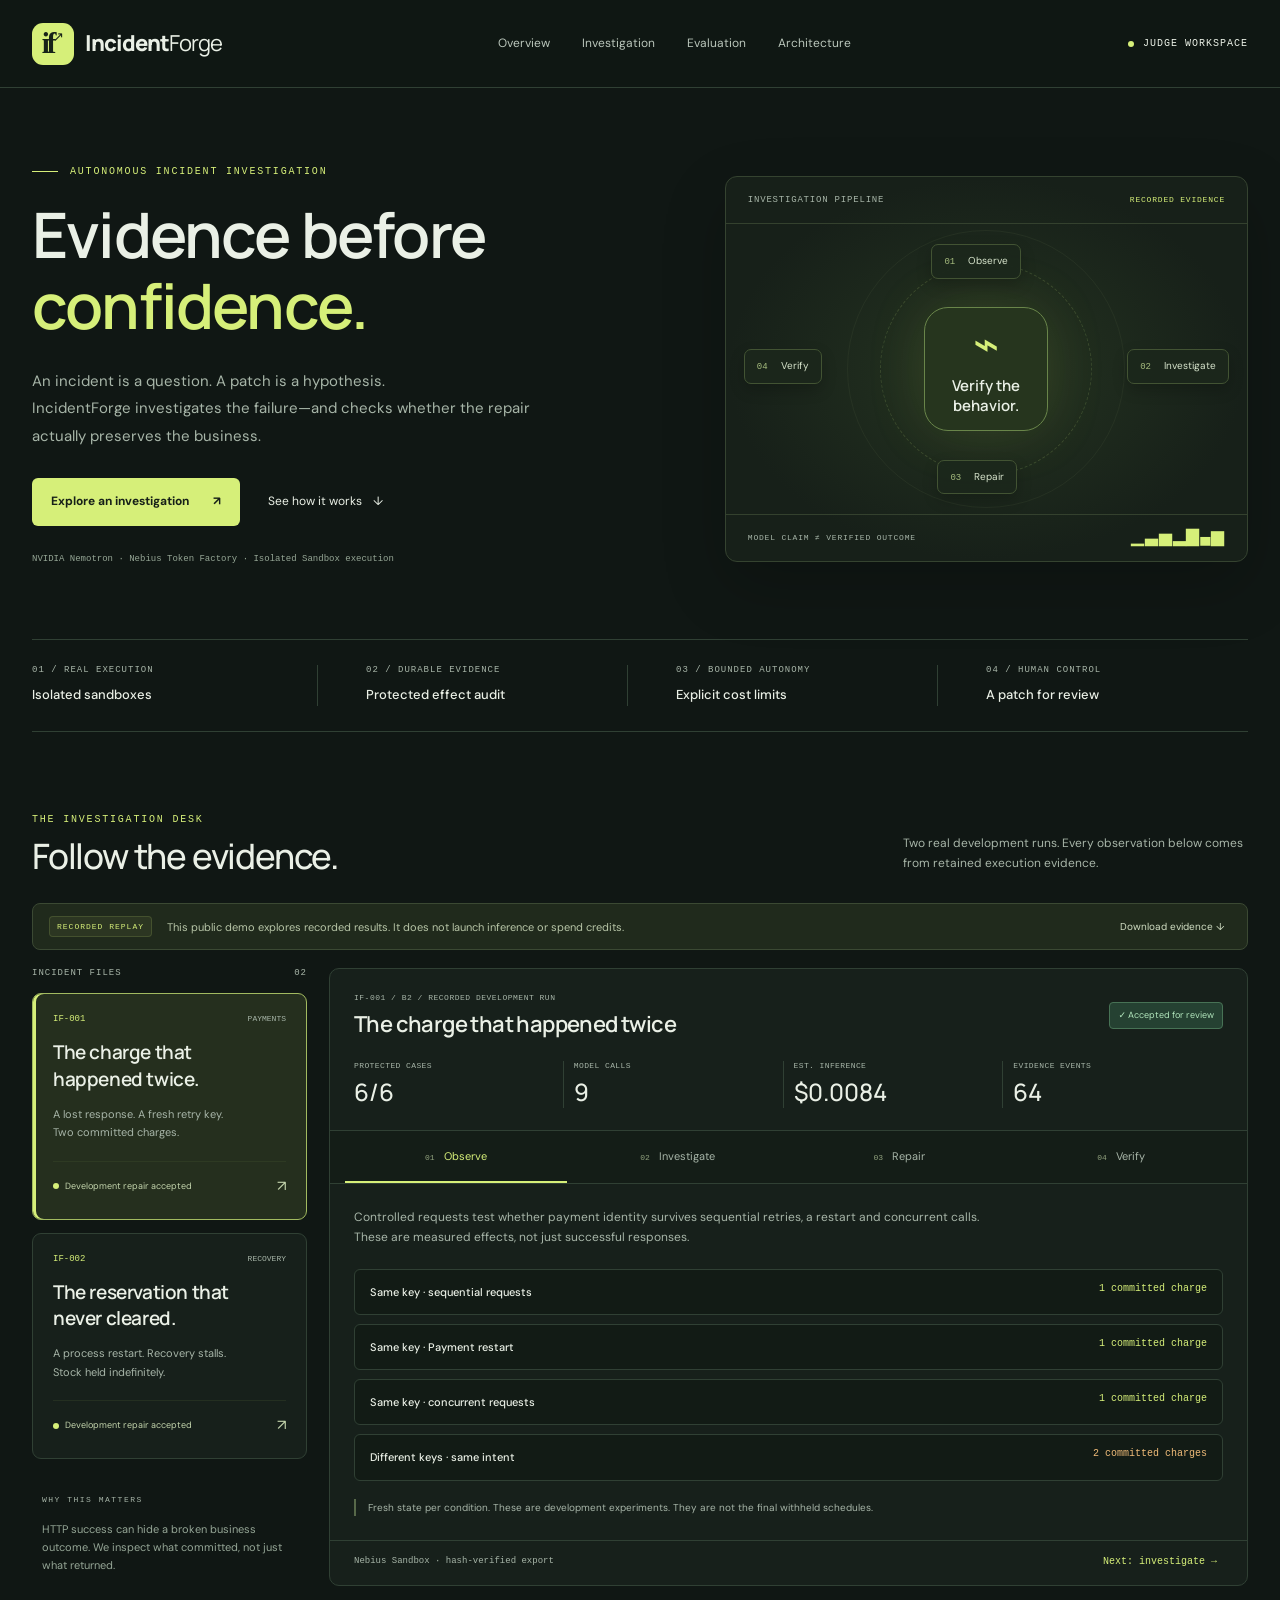
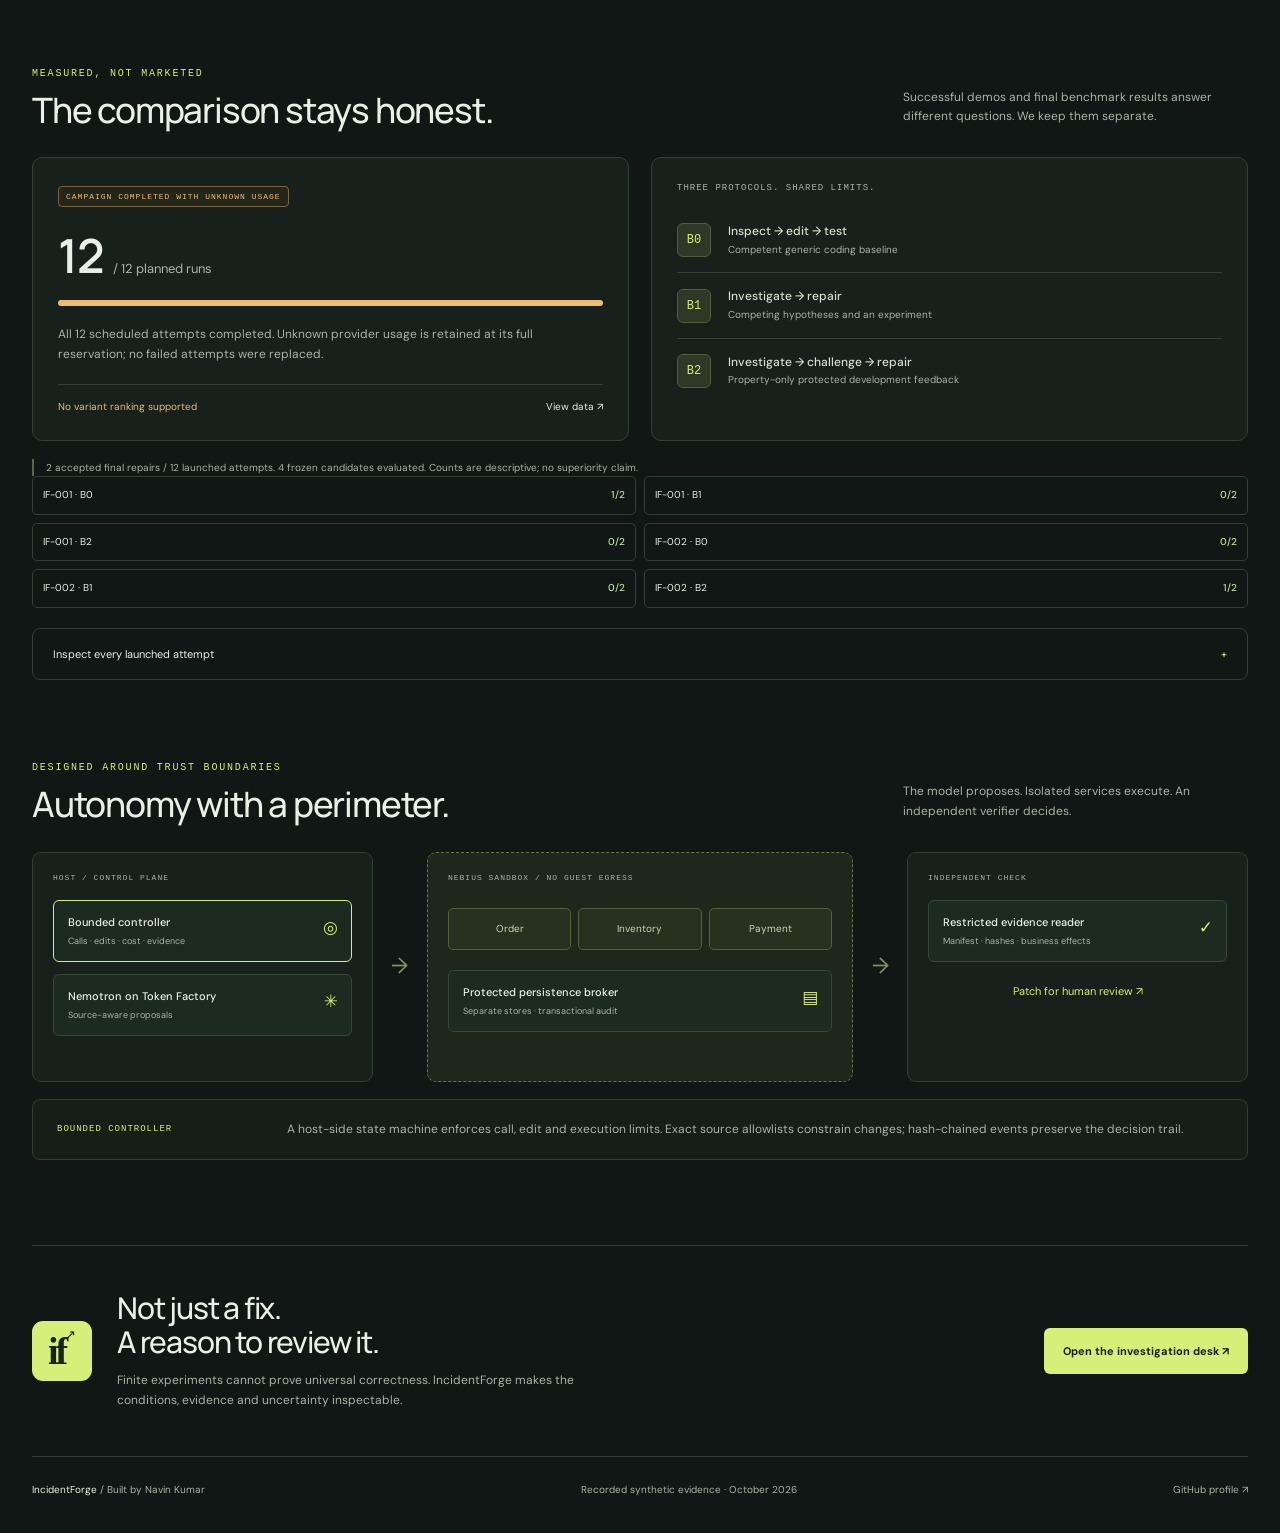
<file: site/index.html>
<!doctype html>
<html lang="en"><head><meta charset="utf-8"><meta name="viewport" content="width=device-width, initial-scale=1"><meta name="theme-color" content="#101714"><meta name="description" content="Explore real recorded incident investigations, reviewable repairs and independent behavioral evidence from IncidentForge."><title>IncidentForge — evidence before confidence</title><link rel="icon" href="icon.svg" type="image/svg+xml"><link rel="stylesheet" href="style.css"><script src="app.js" defer></script></head>
<body><a class="skip" href="#main">Skip to content</a>
<header><a class="brand" href="#overview" aria-label="IncidentForge home"><span class="brand-mark">if<span>↗</span></span><span>Incident<span class="brand-light">Forge</span></span></a><nav aria-label="Main navigation"><a href="#overview">Overview</a><a href="#investigation">Investigation</a><a href="#evaluation">Evaluation</a><a href="#architecture">Architecture</a></nav><span class="environment"><i></i> JUDGE WORKSPACE</span></header>
<main id="main">
<section class="hero" id="overview"><div class="hero-copy"><p class="eyebrow"><span class="short-line"></span> AUTONOMOUS INCIDENT INVESTIGATION</p><h1>Evidence before<br><em>confidence.</em></h1><p class="hero-description">An incident is a question. A patch is a hypothesis.<br>IncidentForge investigates the failure—and checks whether the repair actually preserves the business.</p><div class="hero-actions"><a class="button primary" href="#investigation">Explore an investigation <span>↗</span></a><a class="text-link" href="#architecture">See how it works <span>↓</span></a></div><p class="hero-footnote">NVIDIA Nemotron · Nebius Token Factory · Isolated Sandbox execution</p></div>
<div class="hero-visual" aria-label="Illustrated investigation pipeline"><div class="visual-head"><span class="mono">INVESTIGATION PIPELINE</span><span class="live-dot">RECORDED EVIDENCE</span></div><div class="orbit"><div class="orbit-ring ring-one"></div><div class="orbit-ring ring-two"></div><div class="core"><span class="core-glyph">⌁</span><strong>Verify the<br>behavior.</strong></div><div class="orb-node node-one"><span>01</span> Observe</div><div class="orb-node node-two"><span>02</span> Investigate</div><div class="orb-node node-three"><span>03</span> Repair</div><div class="orb-node node-four"><span>04</span> Verify</div></div><div class="visual-footer"><span>MODEL CLAIM ≠ VERIFIED OUTCOME</span><span class="tiny-bars">▁▃▅▂▇▄▆</span></div></div></section>
<section class="trust-strip" aria-label="Project capabilities"><div><span>01 / REAL EXECUTION</span><strong>Isolated sandboxes</strong></div><div><span>02 / DURABLE EVIDENCE</span><strong>Protected effect audit</strong></div><div><span>03 / BOUNDED AUTONOMY</span><strong>Explicit cost limits</strong></div><div><span>04 / HUMAN CONTROL</span><strong>A patch for review</strong></div></section>
<section id="investigation" class="section"><div class="section-heading"><div><p class="eyebrow">THE INVESTIGATION DESK</p><h2>Follow the evidence.</h2></div><p>Two real development runs. Every observation below comes from retained execution evidence.</p></div>
<div class="recorded-notice"><span class="pill">RECORDED REPLAY</span><p>This public demo explores recorded results. It does not launch inference or spend credits.</p><button class="quiet" id="download-evidence" disabled>Download evidence ↓</button></div>
<div id="load-error" role="alert" hidden></div><div class="desk"><aside class="incident-list" aria-label="Choose incident"><p class="small-label">INCIDENT FILES <span>02</span></p><button class="incident-card selected" data-incident="IF-001" aria-pressed="true"><span class="case-id">IF-001 <span>PAYMENTS</span></span><strong>The charge that<br>happened twice.</strong><p>A lost response. A fresh retry key.<br>Two committed charges.</p><span class="case-status"><i></i> Development repair accepted <b>↗</b></span></button><button class="incident-card" data-incident="IF-002" aria-pressed="false"><span class="case-id">IF-002 <span>RECOVERY</span></span><strong>The reservation that<br>never cleared.</strong><p>A process restart. Recovery stalls.<br>Stock held indefinitely.</p><span class="case-status"><i></i> Development repair accepted <b>↗</b></span></button><div class="side-note"><span>WHY THIS MATTERS</span><p>HTTP success can hide a broken business outcome. We inspect what committed, not just what returned.</p></div></aside>
<article class="workbench"><div class="workbench-head"><div><span class="small-label" id="run-label">LOADING RECORDED RUN</span><h3 id="case-title">Loading evidence…</h3></div><span class="verified-badge" id="verdict">Checking evidence</span></div><div class="run-metrics"><div><span>PROTECTED CASES</span><strong id="metric-cases">—</strong></div><div><span>MODEL CALLS</span><strong id="metric-calls">—</strong></div><div><span>EST. INFERENCE</span><strong id="metric-cost">—</strong></div><div><span>EVIDENCE EVENTS</span><strong id="metric-events">—</strong></div></div>
<div class="step-tabs" role="tablist" aria-label="Investigation stages"><button role="tab" id="tab-observe" aria-selected="true" aria-controls="stage-panel" data-stage="observe"><span>01</span> Observe</button><button role="tab" id="tab-investigate" aria-selected="false" aria-controls="stage-panel" data-stage="investigate" tabindex="-1"><span>02</span> Investigate</button><button role="tab" id="tab-repair" aria-selected="false" aria-controls="stage-panel" data-stage="repair" tabindex="-1"><span>03</span> Repair</button><button role="tab" id="tab-verify" aria-selected="false" aria-controls="stage-panel" data-stage="verify" tabindex="-1"><span>04</span> Verify</button></div>
<div id="stage-panel" role="tabpanel" aria-labelledby="tab-observe" tabindex="0"></div><div class="workbench-footer"><span id="backend-label">Evidence loading</span><button id="next-stage" class="next-button">Next: investigate →</button></div></article></div></section>
<section class="section evaluation" id="evaluation"><div class="section-heading"><div><p class="eyebrow">MEASURED, NOT MARKETED</p><h2>The comparison stays honest.</h2></div><p>Successful demos and final benchmark results answer different questions. We keep them separate.</p></div><div class="evaluation-grid"><div class="campaign-card"><span class="pill amber" id="campaign-status">LOADING RECORDED RESULTS</span><h3 id="campaign-count">— <span>/ 12 planned runs</span></h3><div class="progress-track"><div id="campaign-progress"></div></div><p id="campaign-explanation">Loading the recorded campaign and its disclosed limitations.</p><div class="campaign-foot"><span>No variant ranking supported</span><a href="evidence.json" download>View data ↗</a></div></div><div class="protocol-card"><p class="small-label">THREE PROTOCOLS. SHARED LIMITS.</p><div><b>B0</b><span><strong>Inspect → edit → test</strong>Competent generic coding baseline</span></div><div><b>B1</b><span><strong>Investigate → repair</strong>Competing hypotheses and an experiment</span></div><div><b>B2</b><span><strong>Investigate → challenge → repair</strong>Property-only protected development feedback</span></div></div></div><p id="final-yield" class="scope-note"></p><div id="cell-results" class="property-grid" aria-label="Final repair counts by incident and protocol"></div><details class="attempt-details"><summary>Inspect every launched attempt <span>+</span></summary><div class="table-wrap"><table><thead><tr><th>Attempt</th><th>Incident</th><th>Protocol</th><th>Outcome</th><th>Reason</th></tr></thead><tbody id="attempts"></tbody></table></div></details></section>
<section id="architecture" class="section"><div class="section-heading"><div><p class="eyebrow">DESIGNED AROUND TRUST BOUNDARIES</p><h2>Autonomy with a perimeter.</h2></div><p>The model proposes. Isolated services execute. An independent verifier decides.</p></div><div class="architecture"><div class="architecture-group"><span class="small-label">HOST / CONTROL PLANE</span><button class="arch-node active" data-node="controller"><span>◎</span><strong>Bounded controller</strong><small>Calls · edits · cost · evidence</small></button><button class="arch-node" data-node="model"><span>✳</span><strong>Nemotron on Token Factory</strong><small>Source-aware proposals</small></button></div><div class="arch-arrow">→</div><div class="architecture-group sandbox"><span class="small-label">NEBIUS SANDBOX / NO GUEST EGRESS</span><div class="service-row"><span>Order</span><span>Inventory</span><span>Payment</span></div><button class="arch-node" data-node="broker"><span>▤</span><strong>Protected persistence broker</strong><small>Separate stores · transactional audit</small></button></div><div class="arch-arrow">→</div><div class="architecture-group"><span class="small-label">INDEPENDENT CHECK</span><button class="arch-node" data-node="verifier"><span>✓</span><strong>Restricted evidence reader</strong><small>Manifest · hashes · business effects</small></button><div class="review-result">Patch for human review ↗</div></div></div><div class="architecture-explainer" aria-live="polite"><span class="small-label" id="arch-label">BOUNDED CONTROLLER</span><p id="arch-description">A host-side state machine enforces call, edit and execution limits. Exact source allowlists constrain changes; hash-chained events preserve the decision trail.</p></div></section>
<section class="closing"><span class="brand-mark">if<span>↗</span></span><div><h2>Not just a fix.<br>A reason to review it.</h2><p>Finite experiments cannot prove universal correctness. IncidentForge makes the conditions, evidence and uncertainty inspectable.</p></div><a class="button primary" href="#investigation">Open the investigation desk ↗</a></section>
<footer><span>IncidentForge <span class="muted">/ Built by Navin Kumar</span></span><span>Recorded synthetic evidence · October 2026</span><a href="https://github.com/ns-0437" target="_blank" rel="noreferrer">GitHub profile ↗</a></footer></main></body></html>
</file>
<file: site/style.css>
@import url('https://fonts.googleapis.com/css2?family=DM+Sans:wght@400;500;600;700&family=Manrope:wght@400;500;600;700;800&display=swap');
:root{color-scheme:dark;--bg:#101714;--panel:#17201b;--panel2:#1c2720;--line:#304034;--text:#eaf0e6;--muted:#a7b5a8;--lime:#d6ef79;--amber:#efbb78;--mono:ui-monospace,SFMono-Regular,Consolas,monospace}*{box-sizing:border-box}html{scroll-behavior:smooth;scroll-padding-top:100px}body{margin:0;background:var(--bg);color:var(--text);font-family:'DM Sans',system-ui,sans-serif;font-size:14px;line-height:1.65}button,a,input{ -webkit-tap-highlight-color:transparent}button{font:inherit;cursor:pointer}a{color:inherit;text-decoration:none}button:focus-visible,a:focus-visible,summary:focus-visible,[tabindex]:focus-visible{outline:2px solid var(--lime);outline-offset:5px}button:disabled{opacity:.45;cursor:wait}header{height:88px;display:flex;align-items:center;justify-content:space-between;border-bottom:1px solid var(--line);padding:0 max(32px,calc((100vw - 1280px)/2));gap:30px;background:#101714ed}header .brand{display:flex;align-items:center;gap:11px;font-family:Manrope,system-ui;font-size:22px;font-weight:800;letter-spacing:-1px}.brand-light{font-weight:400}.brand-mark{display:inline-flex;width:42px;height:42px;background:var(--lime);color:#172218;align-items:center;justify-content:center;border-radius:11px;font:bold 29px Georgia;letter-spacing:-3px}.brand-mark span{font:13px var(--mono);align-self:flex-start;margin-top:6px;letter-spacing:0}nav{display:flex;gap:32px;font-size:12px;color:#bac6bb}nav a:hover{color:var(--lime)}.environment{display:flex;align-items:center;gap:9px;font:10px var(--mono);letter-spacing:1px}.environment i,.case-status i{width:6px;height:6px;border-radius:100%;background:var(--lime)}main{max-width:1344px;margin:auto;padding:0 32px}.hero{display:grid;grid-template-columns:1.2fr 1fr;align-items:center;gap:65px;padding:78px 0 66px}.eyebrow{color:var(--lime);font:10px var(--mono);letter-spacing:1.8px;margin:0 0 22px;display:flex;align-items:center;gap:12px}.short-line{width:26px;height:1px;background:var(--lime)}h1,h2,h3{font-family:Manrope,system-ui,sans-serif;line-height:1.13;letter-spacing:-1.8px;margin:0}h1{font-size:clamp(44px,4.9vw,66px);font-weight:600}h1 em{font-style:normal;color:var(--lime)}.hero-description{color:var(--muted);font-size:15px;line-height:1.85;max-width:535px;margin:27px 0}.hero-actions{display:flex;align-items:center;gap:28px;flex-wrap:wrap}.button{display:inline-flex;justify-content:center;align-items:center;gap:24px;padding:14px 19px;border-radius:6px;font-size:12px;font-weight:700;transition:transform .2s}.button:hover{transform:translateY(-2px)}.primary{background:var(--lime);color:#172018}.text-link{font-size:12px;color:var(--text)}.text-link span{margin-left:8px}.hero-footnote{font:9px var(--mono);color:#95a695;margin-top:28px}.hero-visual{background:radial-gradient(ellipse at center,#253421,#172019 70%);border:1px solid #354330;border-radius:12px;overflow:hidden;box-shadow:0 24px 65px #0003}.visual-head,.visual-footer{display:flex;justify-content:space-between;padding:18px 22px;font:9px var(--mono);color:var(--muted);letter-spacing:.8px;gap:12px}.visual-head{border-bottom:1px solid #34412e}.live-dot{color:var(--lime);font-size:8px}.visual-footer{border-top:1px solid #34412e;font-size:8px}.tiny-bars{color:var(--lime);font-size:17px;line-height:10px}.orbit{height:290px;position:relative}.orbit-ring{position:absolute;top:50%;left:50%;transform:translate(-50%,-50%);border:1px dashed #51643c88;border-radius:50%;width:212px;height:212px}.ring-two{width:278px;height:278px;border-style:solid;border-color:#35432e66}.core{position:absolute;top:50%;left:50%;transform:translate(-50%,-50%);width:124px;height:124px;border:1px solid #69854a;border-radius:24px;background:#26351e;display:flex;align-items:center;justify-content:center;flex-direction:column;box-shadow:0 0 60px #bddb4820}.core strong{text-align:center;font:600 15px Manrope;line-height:1.3}.core-glyph{font:44px Georgia;color:var(--lime);line-height:1;margin-bottom:9px}.orb-node{position:absolute;padding:8px 12px;border:1px solid #425333;border-radius:7px;background:#1b271beF;color:#d7e4cc;font-size:10px;box-shadow:0 6px 15px #0003}.orb-node span{color:#a6bc7e;font:9px var(--mono);margin-right:10px}.node-one{top:20px;left:calc(50% - 55px)}.node-two{top:125px;right:18px}.node-three{bottom:20px;left:calc(50% - 49px)}.node-four{top:125px;left:18px}.trust-strip{display:grid;grid-template-columns:repeat(4,1fr);border-top:1px solid var(--line);border-bottom:1px solid var(--line);padding:25px 0;gap:24px}.trust-strip>div{border-right:1px solid var(--line);padding-left:24px}.trust-strip>div:first-child{padding-left:0}.trust-strip>div:last-child{border:0}.trust-strip span{font:9px var(--mono);letter-spacing:1px;color:var(--muted);display:block;margin-bottom:8px}.trust-strip strong{font-size:13px;font-weight:500}.section{padding-top:82px}.section-heading{display:flex;justify-content:space-between;align-items:flex-end;gap:35px;margin-bottom:27px}.section-heading .eyebrow{margin-bottom:12px}h2{font-size:35px;font-weight:500;letter-spacing:-1.2px}.section-heading>p{max-width:345px;color:var(--muted);font-size:12px;margin:0 0 3px}.recorded-notice{display:flex;gap:15px;align-items:center;border:1px solid #3b4933;background:#202a1c;border-radius:8px;padding:12px 16px;margin-bottom:18px}.recorded-notice p{margin:0;color:#b7c5a7;font-size:11px;flex:1}.pill{font:8px var(--mono);letter-spacing:1px;padding:5px 7px;border-radius:4px;color:var(--lime);background:#d6ef7910;white-space:nowrap;border:1px solid #d6ef7925}.quiet{background:transparent;border:0;color:#d2dfc4;font-size:10px}.desk{display:grid;grid-template-columns:275px minmax(0,1fr);gap:22px}.small-label{font:9px var(--mono);letter-spacing:1px;color:var(--muted);margin:0 0 15px;display:block}.small-label>span{float:right}.incident-card{display:block;text-align:left;background:var(--panel);border:1px solid var(--line);border-radius:9px;width:100%;padding:20px;margin-bottom:13px;color:var(--text);transition:border .2s,background .2s}.incident-card.selected{border-color:#a2ba60;background:#252f1e;box-shadow:inset 3px 0 var(--lime)}.incident-card:hover{border-color:#758b50}.case-id{display:flex;justify-content:space-between;font:9px var(--mono);color:var(--lime);margin-bottom:16px}.case-id>span{color:var(--muted);font-size:8px}.incident-card strong{font:600 19px/1.35 Manrope;letter-spacing:-.4px}.incident-card p{font-size:11px;color:var(--muted);line-height:1.7;margin:12px 0 19px}.case-status{font-size:9px;display:flex;align-items:center;gap:6px;border-top:1px solid #4a593344;padding-top:12px;color:#c4d5ad}.case-status b{margin-left:auto;font-size:15px;font-weight:400}.side-note{padding:14px 10px 0}.side-note>span{font:8px var(--mono);letter-spacing:1.5px;color:var(--muted)}.side-note p{font-size:11px;color:#95a696}.workbench{border:1px solid var(--line);border-radius:10px;background:var(--panel);overflow:hidden}.workbench-head{display:flex;justify-content:space-between;align-items:center;padding:24px;gap:15px}.workbench-head .small-label{font-size:8px;letter-spacing:.5px;margin-bottom:10px;overflow-wrap:anywhere}h3{font-size:22px;font-weight:600;letter-spacing:-.6px}.verified-badge{font-size:9px;border:1px solid #477255;background:#254132;color:#b2e7bd;padding:5px 8px;border-radius:4px;white-space:nowrap}.run-metrics{display:grid;grid-template-columns:repeat(4,1fr);padding:0 24px 22px;gap:10px}.run-metrics>div{border-right:1px solid var(--line)}.run-metrics>div:last-child{border:0}.run-metrics span{font:8px var(--mono);letter-spacing:.4px;color:var(--muted);display:block}.run-metrics strong{font:500 24px Manrope;display:block;margin-top:5px}.step-tabs{display:flex;border-top:1px solid var(--line);border-bottom:1px solid var(--line);padding:0 15px;background:#141d17}.step-tabs button{flex:1;background:none;border:0;border-bottom:2px solid transparent;color:var(--muted);font-size:11px;padding:16px 3px}.step-tabs button span{font:8px var(--mono);margin-right:6px;color:#91a27e}.step-tabs button[aria-selected=true]{border-color:var(--lime);color:var(--lime)}#stage-panel{min-height:318px;padding:24px}.panel-intro{font-size:12px;color:var(--muted);margin:0 0 21px;max-width:640px}.panel-intro strong{color:var(--text);font-weight:500}.observation{display:grid;grid-template-columns:1fr auto;gap:12px;border:1px solid var(--line);border-radius:6px;padding:13px 15px;margin:9px 0;background:#121b15}.observation strong{font-size:11px;font-weight:500}.observation span{font:10px var(--mono);color:var(--lime);text-align:right}.observation span.warning{color:var(--amber)}.scope-note{font-size:10px;line-height:1.7;color:var(--muted);margin:18px 0 0;border-left:2px solid #576849;padding-left:12px}.hypothesis{padding:15px;background:#121b15;border:1px solid var(--line);border-radius:6px;margin-bottom:12px}.hypothesis small{font:9px var(--mono);color:var(--amber)}.hypothesis p{font-size:12px;color:#c3cfc0;margin:8px 0;overflow-wrap:anywhere}.code-header{font:9px var(--mono);padding:10px 15px;background:#263026;color:var(--muted);border-radius:6px 6px 0 0}.patch{white-space:pre-wrap;overflow-wrap:anywhere;background:#0c140f;padding:15px;margin:0;border:1px solid #2b3c2e;border-radius:0 0 6px 6px;font:11px/1.9 var(--mono)}.patch span{display:block}.patch .remove{color:#f0ad9d;background:#af594015}.patch .add{color:#bde3a0;background:#65954118}.property-grid{display:grid;grid-template-columns:1fr 1fr;gap:8px}.property{display:flex;justify-content:space-between;padding:10px;border:1px solid var(--line);border-radius:5px;font-size:10px;gap:8px}.property b{color:#bde3a0;font-weight:500}.workbench-footer{display:flex;align-items:center;justify-content:space-between;gap:15px;padding:14px 24px;border-top:1px solid var(--line);font:9px var(--mono);color:var(--muted)}.next-button{background:transparent;border:0;color:var(--lime);font-size:10px}.evaluation-grid{display:grid;grid-template-columns:1fr 1fr;gap:22px}.campaign-card,.protocol-card{border:1px solid var(--line);background:var(--panel);border-radius:10px;padding:25px}.amber{color:var(--amber);border-color:#7c613b;background:#b8802b10}.campaign-card h3{font-size:47px;margin:23px 0 18px}.campaign-card h3 span{font:13px 'DM Sans';letter-spacing:0;color:var(--muted)}.progress-track{height:6px;background:#303b2b;border-radius:6px;overflow:hidden}.progress-track>div{height:100%;background:var(--amber);width:33.333%}.campaign-card>p{font-size:12px;color:var(--muted);margin:19px 0}.campaign-foot{border-top:1px solid var(--line);padding-top:14px;display:flex;justify-content:space-between;gap:12px;font-size:10px;color:var(--amber)}.campaign-foot a{color:var(--text)}.protocol-card>div{display:flex;gap:17px;align-items:center;padding:14px 0;border-bottom:1px solid var(--line)}.protocol-card>div:last-child{border:0;padding-bottom:0}.protocol-card b{width:34px;height:34px;background:#2d3927;border:1px solid #4d6039;color:var(--lime);border-radius:6px;display:grid;place-items:center;font:12px var(--mono)}.protocol-card strong{display:block;color:#d5e0cd;font-size:12px;font-weight:500}.protocol-card>div>span{color:var(--muted);font-size:10px}.attempt-details{margin-top:20px;border:1px solid var(--line);border-radius:8px;padding:0 20px}.attempt-details summary{list-style:none;cursor:pointer;padding:16px 0;font-size:11px}.attempt-details summary>span{float:right;color:var(--lime)}.table-wrap{overflow:auto}table{width:100%;border-collapse:collapse;font-size:10px;margin-bottom:20px}th{text-align:left;font:8px var(--mono);color:var(--muted);padding:12px 10px;border-bottom:1px solid var(--line)}td{padding:12px 10px;border-bottom:1px solid #263329}td:last-child{max-width:330px;color:var(--muted)}.architecture{display:grid;grid-template-columns:1fr 30px 1.25fr 30px 1fr;gap:12px;align-items:center}.architecture-group{padding:20px;border:1px solid var(--line);border-radius:9px;min-height:230px;background:var(--panel)}.architecture-group>.small-label{font-size:8px;min-height:12px}.arch-node{display:flex;text-align:left;flex-direction:column;width:100%;padding:12px 14px;background:#1d2a20;border:1px solid #374836;border-radius:6px;color:var(--text);margin-top:12px;position:relative}.arch-node:hover,.arch-node.active{border-color:var(--lime)}.arch-node>span{position:absolute;right:13px;top:12px;color:var(--lime);font-size:17px}.arch-node strong{font-size:11px;font-weight:500;max-width:85%}.arch-node small{font-size:9px;color:var(--muted);margin-top:3px}.arch-arrow{color:#7e955d;text-align:center;font-size:22px}.service-row{display:flex;justify-content:space-between;gap:7px;padding:8px 0}.service-row span{padding:12px 5px;text-align:center;background:#26321f;color:#c7d9ae;font-size:10px;border:1px solid #53603d;border-radius:5px;flex:1}.sandbox{border-style:dashed;border-color:#667343;background:#1e2719}.review-result{font-size:11px;color:var(--lime);margin-top:20px;text-align:center}.architecture-explainer{margin-top:17px;padding:20px 24px;background:#151e17;border:1px solid var(--line);border-radius:8px;display:grid;grid-template-columns:210px 1fr;gap:20px;align-items:center}.architecture-explainer .small-label{margin:0;color:var(--lime)}.architecture-explainer p{font-size:12px;color:var(--muted);margin:0}.closing{margin-top:85px;padding:45px 0;border-top:1px solid var(--line);border-bottom:1px solid var(--line);display:flex;align-items:center;gap:25px}.closing>.brand-mark{width:60px;height:60px;flex:none;font-size:38px}.closing>div{flex:1}.closing h2{font-size:30px}.closing p{max-width:490px;color:var(--muted);font-size:12px;margin-bottom:0}.closing .button{font-size:11px}footer{display:flex;justify-content:space-between;gap:20px;padding:25px 0 35px;font-size:10px;color:var(--muted)}footer>span:first-child{color:var(--text)}.muted{color:var(--muted)}[hidden]{display:none!important}.skip{position:absolute;top:-100px;left:20px;z-index:9;background:var(--lime);color:#102014;padding:12px}.skip:focus{top:10px}#load-error{padding:20px;background:#442f22;color:#f8c598;border-radius:7px;margin-bottom:20px}.integrity-label{font:9px var(--mono);color:#a7bf83}
@media(min-width:1600px){.hero{padding-top:100px;padding-bottom:80px}}@media(max-width:1050px){nav{gap:17px}.environment{display:none}.hero{gap:30px}.desk{grid-template-columns:235px minmax(0,1fr)}.workbench-head{align-items:flex-start;flex-direction:column}.architecture{grid-template-columns:1fr 16px 1.15fr 16px 1fr;gap:5px}.architecture-group{padding:13px}.hero-description br{display:none}.architecture-explainer{grid-template-columns:170px 1fr}.node-two{right:6px}.node-four{left:6px}}@media(max-width:760px){header{padding:0 20px;height:75px}.brand{font-size:19px!important}nav{gap:12px;font-size:10px}nav a:first-child{display:none}main{padding:0 20px}.hero{grid-template-columns:1fr;padding:48px 0 35px;gap:32px}h1{font-size:52px}.hero-visual{max-width:550px;width:100%;justify-self:center}.orbit{height:260px}.trust-strip{grid-template-columns:1fr 1fr;gap:20px;padding:22px 0}.trust-strip>div{padding-left:0;border:0}.section{padding-top:52px}.section-heading{align-items:flex-start;flex-direction:column;gap:15px}.section-heading>p{max-width:100%}h2{font-size:30px}.recorded-notice{flex-wrap:wrap;gap:10px}.recorded-notice p{flex-basis:70%}.quiet{margin-left:auto}.desk{grid-template-columns:1fr}.incident-list{display:grid;grid-template-columns:1fr 1fr;gap:12px}.incident-list>.small-label{grid-column:1/-1;margin:0}.incident-card{padding:15px;margin:0}.incident-card strong{font-size:17px}.incident-card p{font-size:10px}.case-status{font-size:8px}.side-note{display:none}.workbench-head{flex-direction:row}.evaluation-grid{grid-template-columns:1fr}.architecture{grid-template-columns:1fr;gap:12px}.architecture-group{min-height:0;padding:20px}.arch-arrow{transform:rotate(90deg);line-height:20px}.architecture-explainer{grid-template-columns:1fr;gap:10px}.closing{flex-wrap:wrap;margin-top:55px;padding:30px 0}.closing .button{margin-left:85px}.closing h2{font-size:27px}footer{flex-wrap:wrap;font-size:9px}.hero-footnote{line-height:1.8}.property-grid{grid-template-columns:1fr 1fr}}@media(max-width:420px){nav a:last-child{display:none}.hero-actions{gap:19px}h1{font-size:45px}.incident-card strong{font-size:15px}.case-id>span{font-size:7px}.case-status b{display:none}.workbench-head{flex-direction:column}.run-metrics{grid-template-columns:1fr 1fr;gap:16px}.run-metrics>div:nth-child(2){border:0}.step-tabs button{font-size:10px}.step-tabs button span{display:none}#stage-panel{padding:17px}.property-grid{grid-template-columns:1fr}.observation{grid-template-columns:1fr}.observation span{text-align:left}.hero-visual .visual-head{padding:15px;font-size:8px}.visual-footer{font-size:7px}.closing .button{margin-left:0}.closing .brand-mark{display:none}.orbit-ring.ring-two{width:245px;height:245px}}@media(prefers-reduced-motion:reduce){html{scroll-behavior:auto}*{transition:none!important}}
</file>
